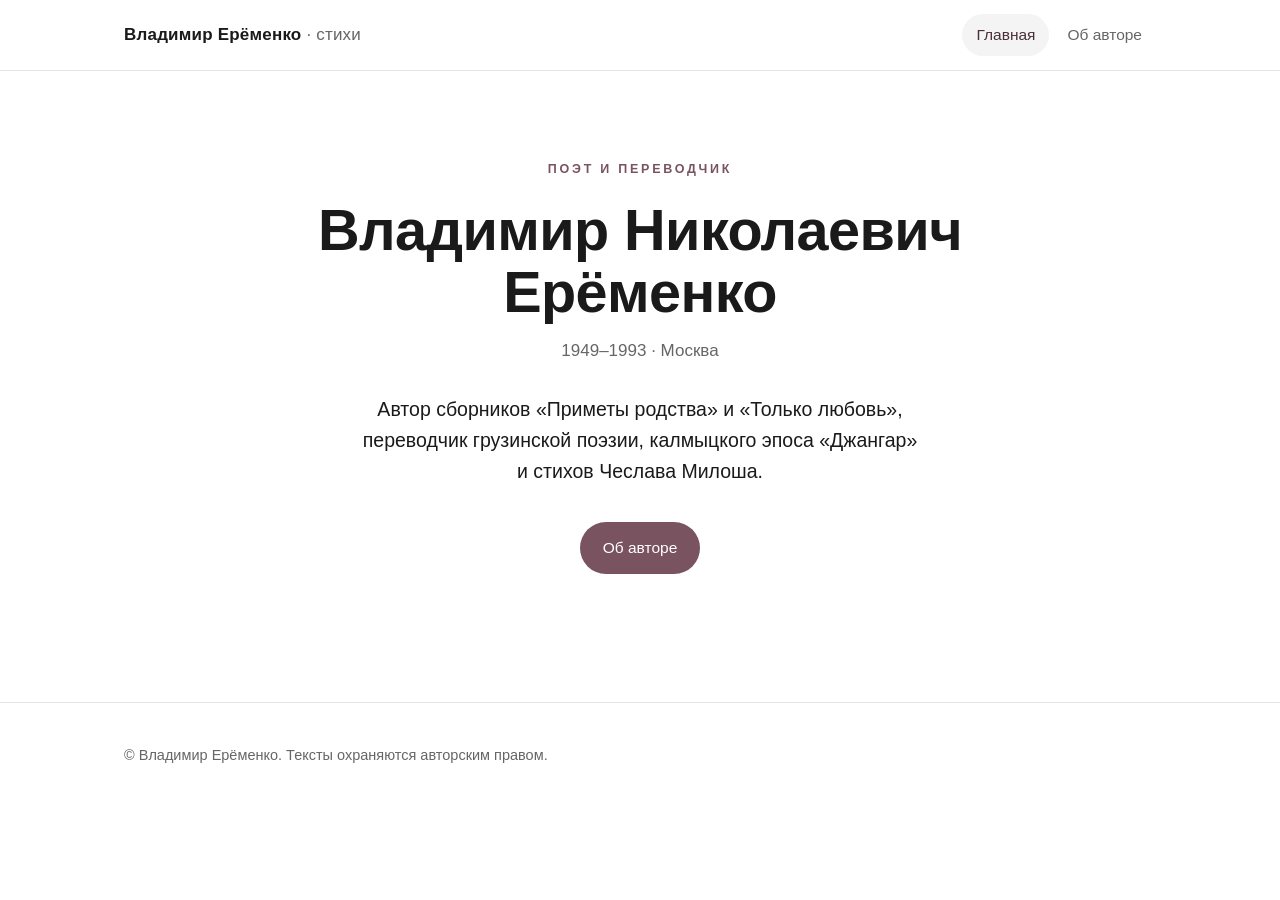
<file: index.html>
<!DOCTYPE html>
<html lang="ru">
<head>
<meta charset="utf-8">
<meta name="viewport" content="width=device-width, initial-scale=1">
<title>Владимир Ерёменко — поэт и переводчик</title>
<meta name="description" content="Владимир Николаевич Ерёменко (1949–1993) — поэт и переводчик. Биография, издания и контакты по авторским правам.">
<link rel="canonical" href="https://natkourl.github.io/poetry.eremenko/">
<meta property="og:type" content="website">
<meta property="og:locale" content="ru_RU">
<meta property="og:title" content="Владимир Ерёменко — поэт и переводчик">
<meta property="og:description" content="Биография Владимира Николаевича Ерёменко, его издания и переводы.">
<meta property="og:url" content="https://natkourl.github.io/poetry.eremenko/">
<link rel="stylesheet" href="assets/css/style.css">
</head>
<body>
<a class="skip" href="#main">Перейти к содержанию</a>
<header class="site-header">
  <nav class="nav" aria-label="Основная навигация">
    <a class="brand" href="index.html">Владимир Ерёменко <span>· стихи</span></a>
    <button class="nav-toggle" aria-expanded="false" aria-controls="menu">Меню</button>
    <div class="nav-links" id="menu">
      <a href="index.html" class="active" aria-current="page">Главная</a>
      <a href="about.html">Об авторе</a>
    </div>
  </nav>
</header>

<main id="main">
  <div class="container hero">
    <p class="kicker">Поэт и переводчик</p>
    <h1>Владимир Николаевич Ерёменко</h1>
    <p class="dates">1949–1993 · Москва</p>
    <p class="lead">Автор сборников «Приметы родства» и «Только любовь», переводчик грузинской поэзии, калмыцкого эпоса «Джангар» и стихов Чеслава Милоша.</p>
    <div class="btn-row">
      <a class="btn btn-primary" href="about.html">Об авторе</a>
    </div>
  </div>
</main>

<footer class="site-footer">
  <div class="container-wide">
    <span>© Владимир Ерёменко. Тексты охраняются авторским правом.</span>
  </div>
</footer>
<script src="assets/js/main.js"></script>
</body>
</html>
</file>
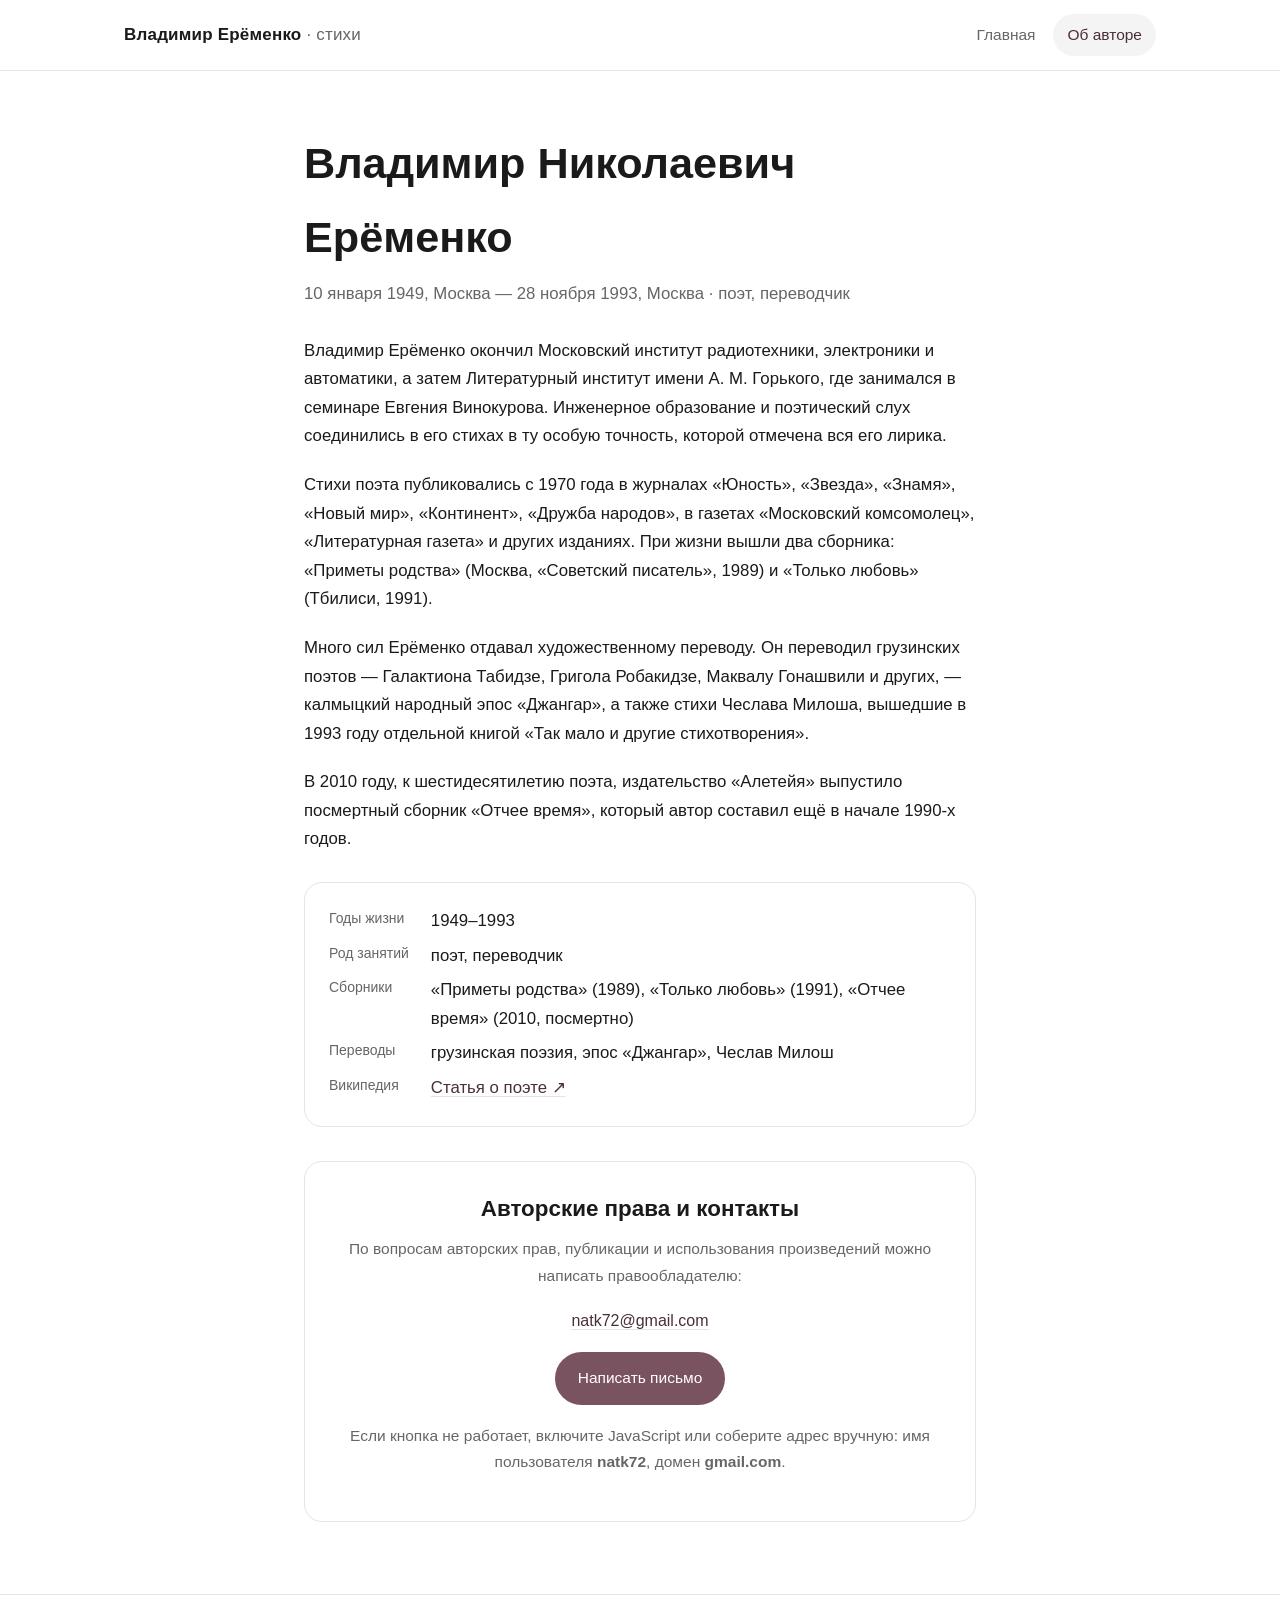
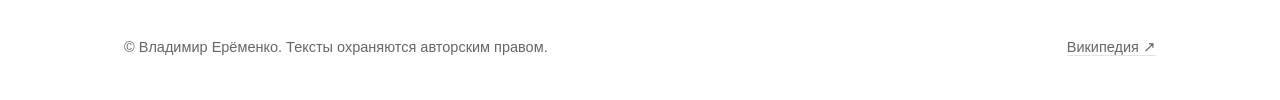
<file: about.html>
<!DOCTYPE html>
<html lang="ru">
<head>
<meta charset="utf-8">
<meta name="viewport" content="width=device-width, initial-scale=1">
<title>Об авторе — Владимир Николаевич Ерёменко (1949–1993)</title>
<meta name="description" content="Биография поэта и переводчика Владимира Николаевича Ерёменко (1949–1993): издания, переводы, публикации. Ссылка на статью в Википедии. Контакты по авторским правам.">
<link rel="canonical" href="https://natkourl.github.io/poetry.eremenko/about.html">
<meta property="og:type" content="profile">
<meta property="og:locale" content="ru_RU">
<meta property="og:title" content="Об авторе — Владимир Николаевич Ерёменко (1949–1993)">
<meta property="og:description" content="Биография поэта и переводчика Владимира Ерёменко. Издания, переводы, контакты по авторским правам.">
<meta property="og:url" content="https://natkourl.github.io/poetry.eremenko/about.html">
<meta name="robots" content="index, follow">
<link rel="stylesheet" href="assets/css/style.css">
<script type="application/ld+json">
{
  "@context": "https://schema.org",
  "@type": "Person",
  "name": "Владимир Николаевич Ерёменко",
  "alternateName": "Владимир Ерёменко",
  "birthDate": "1949-01-10",
  "deathDate": "1993-11-28",
  "birthPlace": "Москва",
  "jobTitle": "поэт, переводчик",
  "nationality": "русский",
  "sameAs": "https://ru.wikipedia.org/wiki/Ерёменко,_Владимир_Николаевич_(поэт)"
}
</script>
</head>
<body>
<a class="skip" href="#main">Перейти к содержанию</a>
<header class="site-header">
  <nav class="nav" aria-label="Основная навигация">
    <a class="brand" href="index.html">Владимир Ерёменко <span>· стихи</span></a>
    <button class="nav-toggle" aria-expanded="false" aria-controls="menu">Меню</button>
    <div class="nav-links" id="menu">
      <a href="index.html">Главная</a>
      <a href="about.html" class="active" aria-current="page">Об авторе</a>
    </div>
  </nav>
</header>

<main id="main">
<div class="container">
  <article class="prose" style="padding-top:56px;">
    <h1>Владимир Николаевич Ерёменко</h1>
    <p class="dates">10 января 1949, Москва — 28 ноября 1993, Москва · поэт, переводчик</p>

    <p>Владимир Ерёменко окончил Московский институт радиотехники, электроники и автоматики, а затем Литературный институт имени А. М. Горького, где занимался в семинаре Евгения Винокурова. Инженерное образование и поэтический слух соединились в его стихах в ту особую точность, которой отмечена вся его лирика.</p>

    <p>Стихи поэта публиковались с 1970 года в журналах «Юность», «Звезда», «Знамя», «Новый мир», «Континент», «Дружба народов», в газетах «Московский комсомолец», «Литературная газета» и других изданиях. При жизни вышли два сборника: «Приметы родства» (Москва, «Советский писатель», 1989) и «Только любовь» (Тбилиси, 1991).</p>

    <p>Много сил Ерёменко отдавал художественному переводу. Он переводил грузинских поэтов — Галактиона Табидзе, Григола Робакидзе, Маквалу Гонашвили и других, — калмыцкий народный эпос «Джангар», а также стихи Чеслава Милоша, вышедшие в 1993 году отдельной книгой «Так мало и другие стихотворения».</p>

    <p>В 2010 году, к шестидесятилетию поэта, издательство «Алетейя» выпустило посмертный сборник «Отчее время», который автор составил ещё в начале 1990-х годов.</p>

    <div class="facts">
      <dl>
        <dt>Годы жизни</dt><dd>1949–1993</dd>
        <dt>Род занятий</dt><dd>поэт, переводчик</dd>
        <dt>Сборники</dt><dd>«Приметы родства» (1989), «Только любовь» (1991), «Отчее время» (2010, посмертно)</dd>
        <dt>Переводы</dt><dd>грузинская поэзия, эпос «Джангар», Чеслав Милош</dd>
        <dt>Википедия</dt><dd><a href="https://ru.wikipedia.org/wiki/Ерёменко,_Владимир_Николаевич_(поэт)" rel="noopener" target="_blank">Статья о поэте ↗</a></dd>
      </dl>
    </div>

    <div class="contact-card" id="contact">
      <h2>Авторские права и контакты</h2>
      <p>По вопросам авторских прав, публикации и использования произведений можно написать правообладателю:</p>
      <p data-email data-subject="Приметы родства — авторские права">
        <noscript>natk72 [собака] gmail [точка] com</noscript>
      </p>
      <p style="margin-top:18px;">
        <button class="btn btn-primary" data-email-button data-subject="Приметы родства — авторские права">
          Написать письмо
        </button>
      </p>
      <p class="email-fallback">Если кнопка не работает, включите JavaScript или соберите адрес вручную: имя пользователя <b>natk72</b>, домен <b>gmail.com</b>.</p>
    </div>
  </article>
</div>
</main>

<footer class="site-footer">
  <div class="container-wide">
    <span>© Владимир Ерёменко. Тексты охраняются авторским правом.</span>
    <a class="sp" href="https://ru.wikipedia.org/wiki/Ерёменко,_Владимир_Николаевич_(поэт)" rel="noopener" target="_blank">Википедия ↗</a>
  </div>
</footer>
<script src="assets/js/main.js"></script>
</body>
</html>
</file>
<file: assets/css/style.css>
/* ============================================================
   Владимир Ерёменко — сайт стихов
   Дизайн: современный минимализм, по мотивам Material 3
   Системные шрифты (без внешних зависимостей — быстро и
   стабильно открывается и в России, и в мире)
   ============================================================ */

:root {
  /* — цветовые роли (светлая тема) — чистый белый фон — */
  --bg:            #FFFFFF;
  --surface:       #FFFFFF;
  --surface-2:     #F5F5F5;
  --text:          #1A1A1A;
  --muted:         #666666;
  --line:          #E4E4E4;
  --primary:       #7A5360;
  --primary-ink:   #4A2F3A;
  --primary-soft:  #F4F4F4;
  --focus:         #9B6B7A;

  /* — типографика — рубленый (гротеск) шрифт, как в книге — */
  --font-sans: -apple-system, BlinkMacSystemFont, "Segoe UI", "Helvetica Neue",
               Roboto, Arial, "PT Sans", "Noto Sans", sans-serif;
  --font-serif: var(--font-sans);

  /* — форма и ритм — */
  --radius: 18px;
  --radius-sm: 12px;
  --shadow: 0 1px 2px rgba(33,31,29,.05), 0 8px 28px rgba(33,31,29,.06);
  --maxw: 720px;
  --maxw-wide: 1080px;
}

@media (prefers-color-scheme: dark) {
  :root {
    --bg:           #121212;
    --surface:      #1A1A1A;
    --surface-2:    #202020;
    --text:         #ECECEC;
    --muted:        #9A9A9A;
    --line:         #2C2C2C;
    --primary:      #E6B9C6;
    --primary-ink:  #ECCFD8;
    --primary-soft: #242424;
    --focus:        #E6B9C6;
    --shadow: 0 1px 2px rgba(0,0,0,.4), 0 8px 28px rgba(0,0,0,.45);
  }
}

* { box-sizing: border-box; }

html { scroll-behavior: smooth; }

body {
  margin: 0;
  background: var(--bg);
  color: var(--text);
  font-family: var(--font-sans);
  font-size: 18px;
  line-height: 1.7;
  -webkit-font-smoothing: antialiased;
  text-rendering: optimizeLegibility;
}

::selection { background: var(--primary-soft); color: var(--primary-ink); }

a { color: var(--primary-ink); text-underline-offset: 3px; text-decoration-color: var(--line); }
a:hover { text-decoration-color: var(--primary); }

:focus-visible { outline: 2px solid var(--focus); outline-offset: 3px; border-radius: 4px; }

img { max-width: 100%; display: block; }

.container { max-width: var(--maxw); margin: 0 auto; padding: 0 24px; }
.container-wide { max-width: var(--maxw-wide); margin: 0 auto; padding: 0 24px; }

/* — Skip link — */
.skip { position: absolute; left: -999px; top: 0; background: var(--surface); padding: 10px 16px; border-radius: 8px; z-index: 100; }
.skip:focus { left: 12px; top: 12px; }

/* ===================== Шапка / навигация ===================== */
.site-header {
  position: sticky; top: 0; z-index: 50;
  background: color-mix(in srgb, var(--bg) 86%, transparent);
  backdrop-filter: saturate(140%) blur(10px);
  border-bottom: 1px solid var(--line);
}
.nav {
  max-width: var(--maxw-wide); margin: 0 auto;
  display: flex; align-items: center; gap: 18px;
  padding: 14px 24px;
}
.brand {
  font-weight: 600; letter-spacing: .2px; font-size: 17px;
  text-decoration: none; color: var(--text); white-space: nowrap;
}
.brand span { color: var(--muted); font-weight: 400; }
.nav-links { display: flex; gap: 4px; margin-left: auto; flex-wrap: wrap; }
.nav-links a {
  text-decoration: none; color: var(--muted);
  padding: 8px 14px; border-radius: 999px; font-size: 15.5px;
  transition: background .15s, color .15s;
}
.nav-links a:hover { background: var(--surface-2); color: var(--text); }
.nav-links a.active { background: var(--primary-soft); color: var(--primary-ink); }

.nav-toggle { display: none; }

/* ===================== Hero ===================== */
.hero { padding: 88px 0 56px; text-align: center; }
.hero .kicker {
  text-transform: uppercase; letter-spacing: .22em; font-size: 12.5px;
  color: var(--primary); font-weight: 600; margin: 0 0 18px;
}
.hero h1 {
  font-family: var(--font-serif); font-weight: 600;
  font-size: clamp(2.4rem, 6vw, 3.6rem); line-height: 1.08;
  margin: 0 0 14px; letter-spacing: -.01em;
}
.hero .dates { color: var(--muted); font-size: 17px; margin: 0 0 28px; }
.hero .lead {
  font-family: var(--font-serif); font-size: 1.22rem; color: var(--text);
  max-width: 560px; margin: 0 auto 34px; line-height: 1.6;
}
.hero-quote {
  position: relative; border: 0;
  margin: 12px auto 36px; max-width: 540px; padding-top: 40px;
  font-size: 1.32rem; line-height: 1.72; color: var(--text);
}
.hero-quote::before {
  content: "\201C";
  position: absolute; top: -14px; left: 50%; transform: translateX(-50%);
  font-size: 4.2rem; line-height: 1; color: var(--primary);
  font-family: Georgia, "Times New Roman", serif;
}
.hero-quote cite {
  display: block; margin-top: 22px; font-style: normal;
  font-size: 12.5px; letter-spacing: .16em; text-transform: uppercase;
  color: var(--muted);
}
.hero-quote cite::before {
  content: ""; display: block; width: 40px; height: 1px;
  background: var(--line); margin: 0 auto 16px;
}

/* ===================== Кнопки ===================== */
.btn {
  display: inline-flex; align-items: center; gap: 8px;
  font: inherit; font-size: 15.5px; font-weight: 500;
  padding: 12px 22px; border-radius: 999px; cursor: pointer;
  text-decoration: none; border: 1px solid transparent;
  transition: background .15s, border-color .15s, transform .05s;
}
.btn:active { transform: translateY(1px); }
.btn-primary { background: var(--primary); color: #fff; }
@media (prefers-color-scheme: dark){ .btn-primary{ color:#211B1F; } }
.btn-primary:hover { background: var(--primary-ink); }
.btn-ghost { background: transparent; color: var(--text); border-color: var(--line); }
.btn-ghost:hover { background: var(--surface-2); }
.btn-row { display: flex; gap: 12px; justify-content: center; flex-wrap: wrap; }

/* ===================== Секции ===================== */
section { padding: 18px 0; }
.section-title {
  font-family: var(--font-serif); font-size: 1.7rem; font-weight: 600;
  margin: 48px 0 8px;
}
.section-sub { color: var(--muted); margin: 0 0 26px; }
.divider { height: 1px; background: var(--line); border: 0; margin: 56px 0; }

/* ===================== Карточки-ссылки на главной ===================== */
.cards { display: grid; grid-template-columns: repeat(auto-fit, minmax(220px,1fr)); gap: 18px; }
.card {
  display: block; text-decoration: none; color: inherit;
  background: var(--surface); border: 1px solid var(--line);
  border-radius: var(--radius); padding: 24px;
  transition: border-color .15s, transform .12s, box-shadow .15s;
}
.card:hover { border-color: var(--primary); transform: translateY(-2px); box-shadow: var(--shadow); }
.card h3 { margin: 0 0 6px; font-size: 1.15rem; font-family: var(--font-serif); }
.card p { margin: 0; color: var(--muted); font-size: 15px; }
.card .ic { font-size: 22px; display:block; margin-bottom: 12px; }

/* ===================== Стихи ===================== */
.poems-intro { padding: 64px 0 8px; }
.poems-intro h1 { font-family: var(--font-serif); font-size: clamp(2rem,5vw,2.8rem); margin: 0 0 10px; }

.poem-index {
  background: var(--surface); border: 1px solid var(--line);
  border-radius: var(--radius); padding: 22px 24px; margin: 28px 0 8px;
}
.poem-index h2 { font-size: 1rem; text-transform: uppercase; letter-spacing: .12em; color: var(--muted); margin: 0 0 14px; font-weight: 600; }
.poem-index ol { margin: 0; padding: 0; list-style: none; columns: 2; column-gap: 32px; }
.poem-index li { margin: 0 0 7px; break-inside: avoid; font-size: 15px; }
.poem-index a { text-decoration: none; color: var(--text); }
.poem-index a:hover { color: var(--primary-ink); text-decoration: underline; }

.poem {
  font-family: var(--font-serif);
  padding: 40px 0; border-bottom: 1px solid var(--line);
  scroll-margin-top: 90px;
}
.poem:last-child { border-bottom: 0; }
.poem-title {
  font-family: var(--font-sans);
  text-transform: uppercase; letter-spacing: .16em;
  font-size: 13px; font-weight: 600; color: var(--primary);
  margin: 0 0 22px;
}
.poem.section-break { text-align: center; border: 0; padding: 64px 0 8px; }
.poem.section-break .poem-title {
  font-size: 15px; letter-spacing: .2em; color: var(--text);
}
.star { text-align: left; color: var(--muted); letter-spacing: .5em; margin: 0 0 18px; }
.poem .line { margin: 0; white-space: pre-wrap; }
.poem .stanza { margin: 0 0 1.15em; }
.poem .year { font-family: var(--font-sans); color: var(--muted); font-size: 14px; margin-top: 16px; }
.back-top { font-size: 13px; }

/* ===================== Аудио ===================== */
.audio-item {
  background: var(--surface); border: 1px solid var(--line);
  border-radius: var(--radius); padding: 22px 24px; margin: 0 0 18px;
}
.audio-item h3 { margin: 0 0 4px; font-family: var(--font-serif); font-size: 1.15rem; }
.audio-item .meta { color: var(--muted); font-size: 14px; margin: 0 0 14px; }
.audio-item audio { width: 100%; }

/* ===================== Галерея ===================== */
.gallery { display: grid; grid-template-columns: repeat(auto-fill, minmax(220px,1fr)); gap: 16px; }
.gallery figure { margin: 0; }
.gallery a {
  display: block; border-radius: var(--radius-sm); overflow: hidden;
  border: 1px solid var(--line); background: var(--surface);
}
.gallery img { width: 100%; height: 260px; object-fit: cover; transition: transform .3s; }
.gallery a:hover img { transform: scale(1.03); }
.gallery figcaption { color: var(--muted); font-size: 13.5px; margin-top: 8px; }

/* Лайтбокс */
.lightbox {
  position: fixed; inset: 0; background: rgba(10,8,6,.92);
  display: none; align-items: center; justify-content: center;
  z-index: 200; padding: 24px;
}
.lightbox.open { display: flex; }
.lightbox img { max-width: 92vw; max-height: 88vh; width: auto; height: auto; border-radius: 8px; }
.lightbox-close {
  position: absolute; top: 18px; right: 22px; color: #fff;
  font-size: 30px; background: none; border: 0; cursor: pointer; line-height: 1;
}

/* ===================== Об авторе ===================== */
.prose { font-size: 1.05rem; }
.prose p { margin: 0 0 1.2em; }
.prose h1 { font-family: var(--font-serif); font-size: clamp(2rem,5vw,2.7rem); margin: 0 0 6px; }
.prose .dates { color: var(--muted); margin: 0 0 28px; }
.facts {
  background: var(--surface); border: 1px solid var(--line);
  border-radius: var(--radius); padding: 8px 24px; margin: 28px 0;
}
.facts dl { display: grid; grid-template-columns: max-content 1fr; gap: 6px 22px; margin: 16px 0; }
.facts dt { color: var(--muted); font-size: 14px; }
.facts dd { margin: 0; }

/* Защищённый email */
.contact-card {
  background: var(--surface); border: 1px solid var(--line);
  border-radius: var(--radius);
  padding: 28px; margin: 34px 0; text-align: center;
}
.contact-card h2 { margin: 0 0 8px; font-family: var(--font-serif); font-size: 1.4rem; }
.contact-card p { color: var(--muted); margin: 0 0 18px; font-size: 15.5px; }
.email-reveal { font-size: 16px; }
.email-fallback { color: var(--muted); font-size: 14px; }

/* ===================== Подвал ===================== */
.site-footer {
  border-top: 1px solid var(--line); margin-top: 72px;
  padding: 40px 0; color: var(--muted); font-size: 14.5px;
}
.site-footer .container-wide { display: flex; gap: 16px; flex-wrap: wrap; align-items: center; }
.site-footer a { color: var(--muted); }
.site-footer .sp { margin-left: auto; }

/* ===================== Адаптив ===================== */
@media (max-width: 640px) {
  body { font-size: 17px; }
  .poem-index ol { columns: 1; }
  .nav-links {
    position: fixed; inset: 64px 0 auto 0; flex-direction: column;
    background: var(--surface); border-bottom: 1px solid var(--line);
    padding: 8px 16px 16px; display: none; gap: 2px;
  }
  .nav-links.open { display: flex; }
  .nav-links a { padding: 12px 14px; }
  .nav-toggle {
    display: inline-flex; margin-left: auto; background: none;
    border: 1px solid var(--line); border-radius: 10px; padding: 8px 12px;
    cursor: pointer; color: var(--text); font-size: 15px;
  }
  .gallery img { height: 200px; }
}

@media (prefers-reduced-motion: reduce) {
  * { scroll-behavior: auto !important; transition: none !important; }
}
</file>
